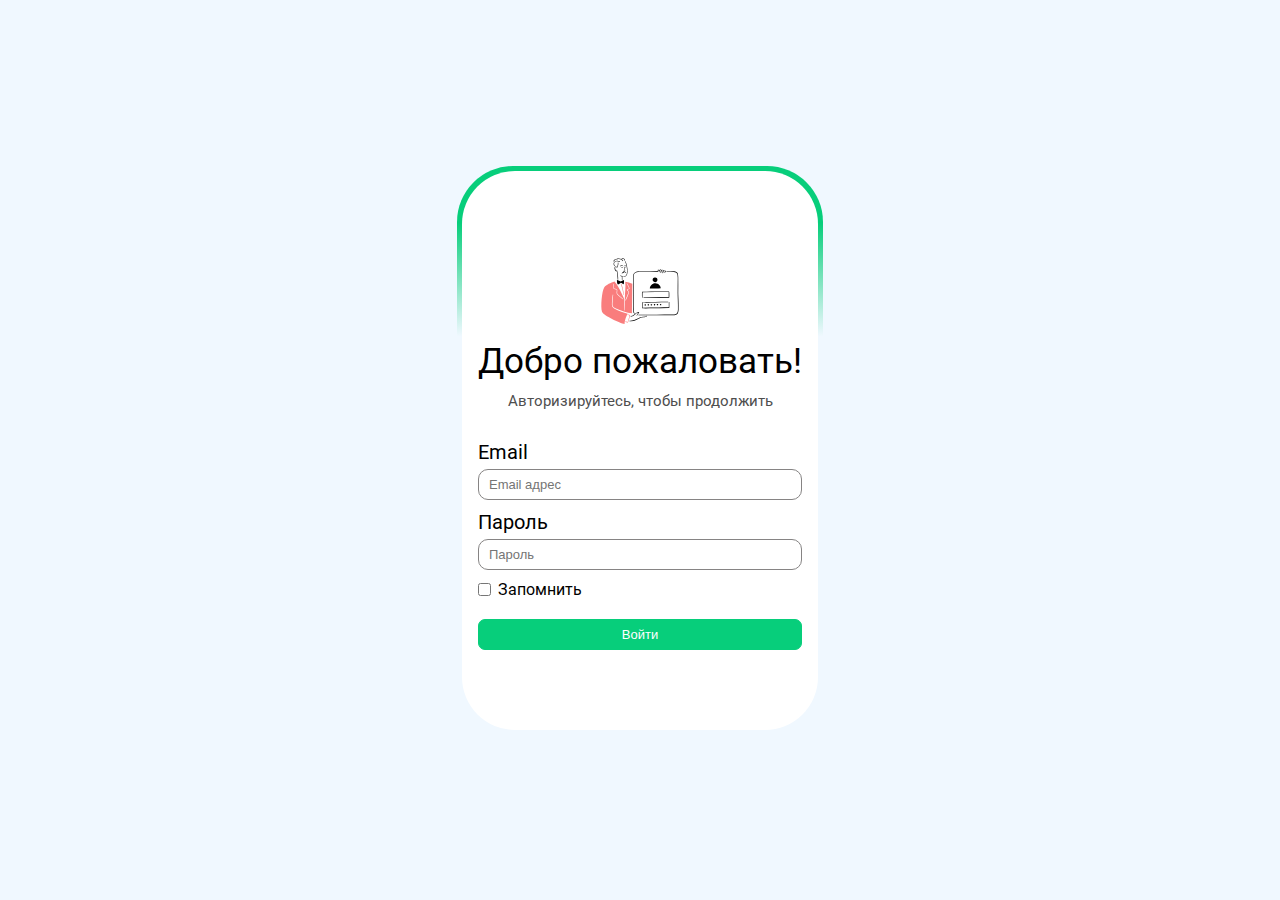
<file: front/index.html>
<!DOCTYPE html>
<html lang="en">
<head>
    <meta charset="UTF-8">
    <meta name="viewport" content="width=device-width, initial-scale=1.0">
    <title>Login</title>
    <link href="./favicon.ico" rel="icon" >
    <link href="./fonts/Roboto/Regular/stylesheet.css" rel="stylesheet">
    <link href="./css/log.css" rel="stylesheet">
</head>
<body>
    <div class="main">
        <div class="field">
            <div class="field_border">
                <div class="content">
                    <div class="hello">
                        <img class="icon" src="./login-icon.svg" alt="sorry" width="80" height="80">
                        <p class="hello_text">Добро пожаловать!</p>
                        <p class="hello_text_small">Авторизируйтесь, чтобы продолжить</p>
                    </div>
                    <form action="#" method="post" class="login_form">
                        <div class="email_field">
                            <label for="email">Email</label>
                            <input type="email" name="email" placeholder="Email адрес" id="email" required>
                        </div>
                        <div class="password_field">
                            <label for="password">Пароль</label>
                            <input type="password" name="password" placeholder="Пароль" id="password" required>
                        </div>
                        <div class="remember_me">
                            <div class="remember_me_field">
                                <input type="checkbox" class="custom_checkbox" id="rememberme" name="rememberme">
                                <label for="rememberme">Запомнить</label>
                            </div>
                        </div>
                        <div class="sign_in">
                            <button type="submit">Войти</button>
                        </div>
                    </form>
                </div>
            </div>
        </div>
    </div>
</body>
</html>
</file>
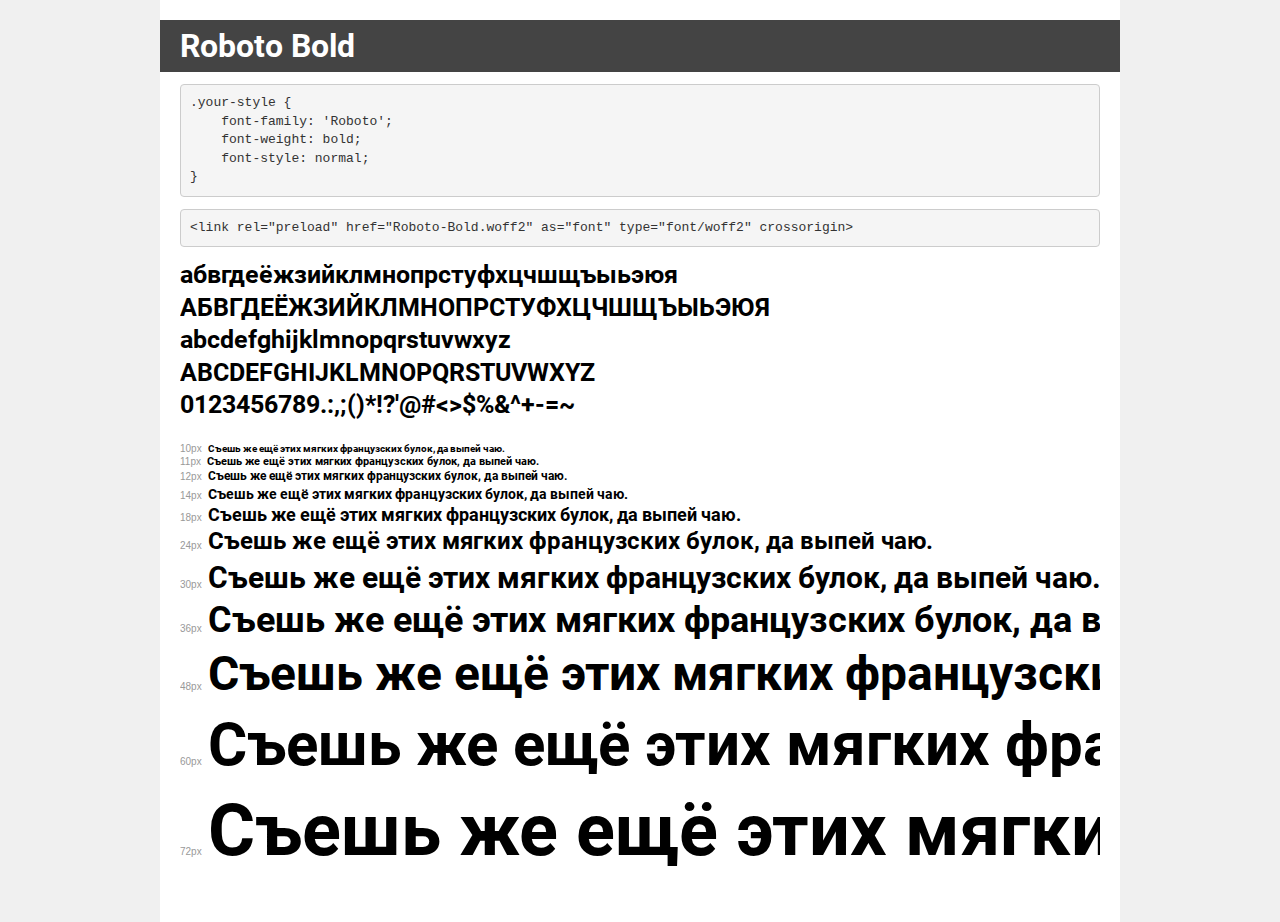
<file: front/fonts/Roboto/Bold/demo.html>
<!DOCTYPE html>
<html lang="en">
<head>
    <meta charset="utf-8">
    <meta http-equiv="X-UA-Compatible" content="IE=edge">
    <meta name="viewport" content="width=device-width, initial-scale=1">
    <meta name="robots" content="noindex, noarchive">
    <meta name="format-detection" content="telephone=no">
    <title>Transfonter demo</title>
    <link href="stylesheet.css" rel="stylesheet">
    <style>
        /*
        http://meyerweb.com/eric/tools/css/reset/
        v2.0 | 20110126
        License: none (public domain)
        */
        html, body, div, span, applet, object, iframe,
        h1, h2, h3, h4, h5, h6, p, blockquote, pre,
        a, abbr, acronym, address, big, cite, code,
        del, dfn, em, img, ins, kbd, q, s, samp,
        small, strike, strong, sub, sup, tt, var,
        b, u, i, center,
        dl, dt, dd, ol, ul, li,
        fieldset, form, label, legend,
        table, caption, tbody, tfoot, thead, tr, th, td,
        article, aside, canvas, details, embed,
        figure, figcaption, footer, header, hgroup,
        menu, nav, output, ruby, section, summary,
        time, mark, audio, video {
            margin: 0;
            padding: 0;
            border: 0;
            font-size: 100%;
            font: inherit;
            vertical-align: baseline;
        }
        /* HTML5 display-role reset for older browsers */
        article, aside, details, figcaption, figure,
        footer, header, hgroup, menu, nav, section {
            display: block;
        }
        body {
            line-height: 1;
        }
        ol, ul {
            list-style: none;
        }
        blockquote, q {
            quotes: none;
        }
        blockquote:before, blockquote:after,
        q:before, q:after {
            content: '';
            content: none;
        }
        table {
            border-collapse: collapse;
            border-spacing: 0;
        }
        /* demo styles */
        body {
            background: #f0f0f0;
            color: #000;
        }
        .page {
            background: #fff;
            width: 920px;
            margin: 0 auto;
            padding: 20px 20px 0 20px;
            overflow: hidden;
        }
        .font-container {
            overflow-x: auto;
            overflow-y: hidden;
            margin-bottom: 40px;
            line-height: 1.3;
            white-space: nowrap;
            padding-bottom: 5px;
        }
        h1 {
            position: relative;
            background: #444;
            font-size: 32px;
            color: #fff;
            padding: 10px 20px;
            margin: 0 -20px 12px -20px;
        }
        .letters {
            font-size: 25px;
            margin-bottom: 20px;
        }
        .s10:before {
            content: '10px';
        }
        .s11:before {
            content: '11px';
        }
        .s12:before {
            content: '12px';
        }
        .s14:before {
            content: '14px';
        }
        .s18:before {
            content: '18px';
        }
        .s24:before {
            content: '24px';
        }
        .s30:before {
            content: '30px';
        }
        .s36:before {
            content: '36px';
        }
        .s48:before {
            content: '48px';
        }
        .s60:before {
            content: '60px';
        }
        .s72:before {
            content: '72px';
        }
        .s10:before, .s11:before, .s12:before, .s14:before,
        .s18:before, .s24:before, .s30:before, .s36:before,
        .s48:before, .s60:before, .s72:before {
            font-family: Arial, sans-serif;
            font-size: 10px;
            font-weight: normal;
            font-style: normal;
            color: #999;
            padding-right: 6px;
        }
        pre {
            display: block;
            padding: 9px;
            margin: 0 0 12px;
            font-family: Monaco, Menlo, Consolas, "Courier New", monospace;
            font-size: 13px;
            line-height: 1.428571429;
            color: #333;
            font-weight: normal;
            font-style: normal;
            background-color: #f5f5f5;
            border: 1px solid #ccc;
            overflow-x: auto;
            border-radius: 4px;
        }
        /* responsive */
        @media (max-width: 959px) {
            .page {
                width: auto;
                margin: 0;
            }
        }
    </style>
</head>
<body>
<div class="page">
    <div class="demo">
        <h1 style="font-family: 'Roboto'; font-weight: bold; font-style: normal;">Roboto Bold</h1>
        <pre title="Usage">.your-style {
    font-family: 'Roboto';
    font-weight: bold;
    font-style: normal;
}</pre>
        <pre title="Preload (optional)">
&lt;link rel=&quot;preload&quot; href=&quot;Roboto-Bold.woff2&quot; as=&quot;font&quot; type=&quot;font/woff2&quot; crossorigin&gt;</pre>
        <div class="font-container" style="font-family: 'Roboto'; font-weight: bold; font-style: normal;">
            <p class="letters">
                абвгдеёжзийклмнопрстуфхцчшщъыьэюя<br>
АБВГДЕЁЖЗИЙКЛМНОПРСТУФХЦЧШЩЪЫЬЭЮЯ<br>
abcdefghijklmnopqrstuvwxyz<br>
ABCDEFGHIJKLMNOPQRSTUVWXYZ<br>
                0123456789.:,;()*!?'@#&lt;&gt;$%&^+-=~
            </p>
            <p class="s10" style="font-size: 10px;">Съешь же ещё этих мягких французских булок, да выпей чаю.</p>
            <p class="s11" style="font-size: 11px;">Съешь же ещё этих мягких французских булок, да выпей чаю.</p>
            <p class="s12" style="font-size: 12px;">Съешь же ещё этих мягких французских булок, да выпей чаю.</p>
            <p class="s14" style="font-size: 14px;">Съешь же ещё этих мягких французских булок, да выпей чаю.</p>
            <p class="s18" style="font-size: 18px;">Съешь же ещё этих мягких французских булок, да выпей чаю.</p>
            <p class="s24" style="font-size: 24px;">Съешь же ещё этих мягких французских булок, да выпей чаю.</p>
            <p class="s30" style="font-size: 30px;">Съешь же ещё этих мягких французских булок, да выпей чаю.</p>
            <p class="s36" style="font-size: 36px;">Съешь же ещё этих мягких французских булок, да выпей чаю.</p>
            <p class="s48" style="font-size: 48px;">Съешь же ещё этих мягких французских булок, да выпей чаю.</p>
            <p class="s60" style="font-size: 60px;">Съешь же ещё этих мягких французских булок, да выпей чаю.</p>
            <p class="s72" style="font-size: 72px;">Съешь же ещё этих мягких французских булок, да выпей чаю.</p>
        </div>
    </div>

</div>
</body>
</html>
</file>
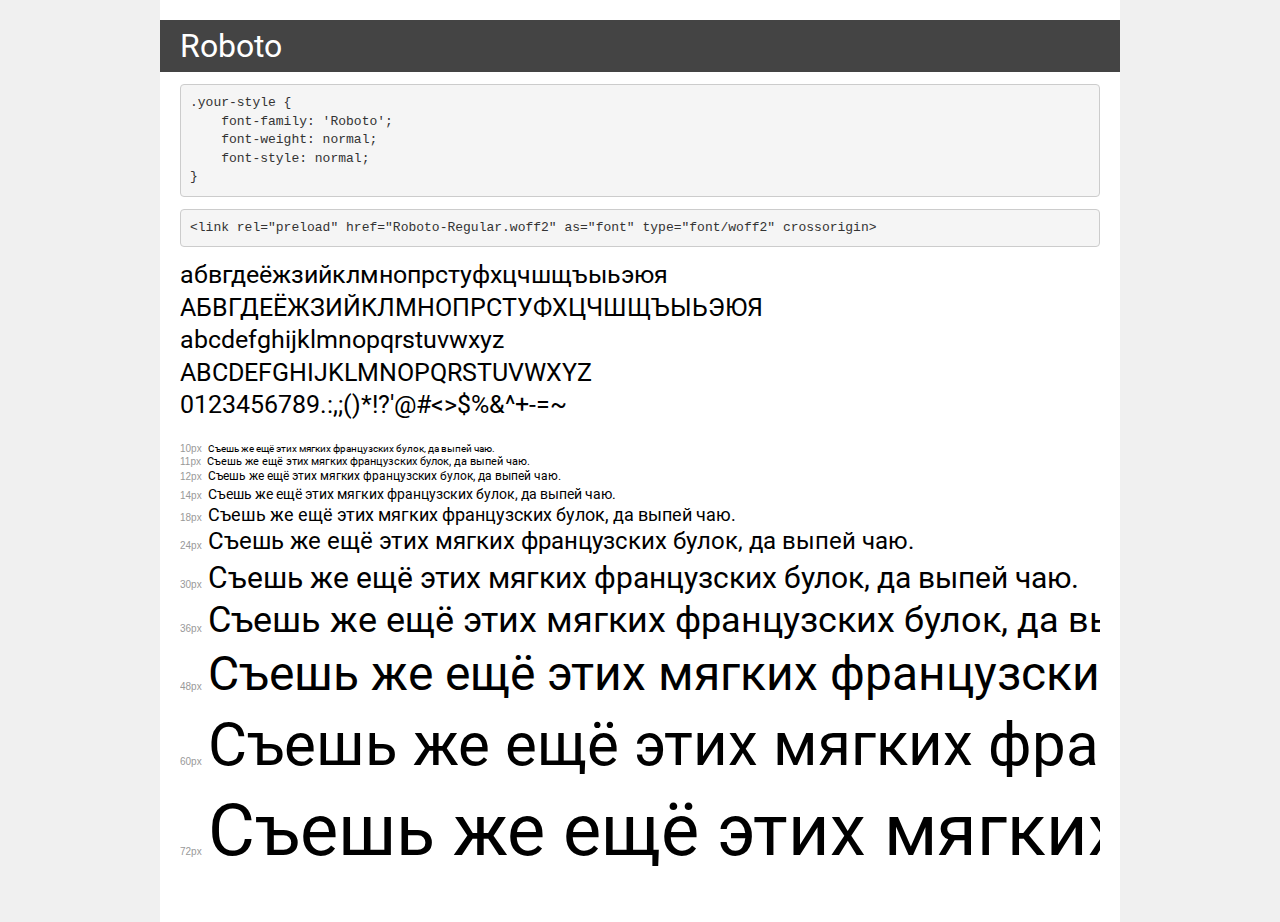
<file: front/fonts/Roboto/Regular/demo.html>
<!DOCTYPE html>
<html lang="en">
<head>
    <meta charset="utf-8">
    <meta http-equiv="X-UA-Compatible" content="IE=edge">
    <meta name="viewport" content="width=device-width, initial-scale=1">
    <meta name="robots" content="noindex, noarchive">
    <meta name="format-detection" content="telephone=no">
    <title>Transfonter demo</title>
    <link href="stylesheet.css" rel="stylesheet">
    <style>
        /*
        http://meyerweb.com/eric/tools/css/reset/
        v2.0 | 20110126
        License: none (public domain)
        */
        html, body, div, span, applet, object, iframe,
        h1, h2, h3, h4, h5, h6, p, blockquote, pre,
        a, abbr, acronym, address, big, cite, code,
        del, dfn, em, img, ins, kbd, q, s, samp,
        small, strike, strong, sub, sup, tt, var,
        b, u, i, center,
        dl, dt, dd, ol, ul, li,
        fieldset, form, label, legend,
        table, caption, tbody, tfoot, thead, tr, th, td,
        article, aside, canvas, details, embed,
        figure, figcaption, footer, header, hgroup,
        menu, nav, output, ruby, section, summary,
        time, mark, audio, video {
            margin: 0;
            padding: 0;
            border: 0;
            font-size: 100%;
            font: inherit;
            vertical-align: baseline;
        }
        /* HTML5 display-role reset for older browsers */
        article, aside, details, figcaption, figure,
        footer, header, hgroup, menu, nav, section {
            display: block;
        }
        body {
            line-height: 1;
        }
        ol, ul {
            list-style: none;
        }
        blockquote, q {
            quotes: none;
        }
        blockquote:before, blockquote:after,
        q:before, q:after {
            content: '';
            content: none;
        }
        table {
            border-collapse: collapse;
            border-spacing: 0;
        }
        /* demo styles */
        body {
            background: #f0f0f0;
            color: #000;
        }
        .page {
            background: #fff;
            width: 920px;
            margin: 0 auto;
            padding: 20px 20px 0 20px;
            overflow: hidden;
        }
        .font-container {
            overflow-x: auto;
            overflow-y: hidden;
            margin-bottom: 40px;
            line-height: 1.3;
            white-space: nowrap;
            padding-bottom: 5px;
        }
        h1 {
            position: relative;
            background: #444;
            font-size: 32px;
            color: #fff;
            padding: 10px 20px;
            margin: 0 -20px 12px -20px;
        }
        .letters {
            font-size: 25px;
            margin-bottom: 20px;
        }
        .s10:before {
            content: '10px';
        }
        .s11:before {
            content: '11px';
        }
        .s12:before {
            content: '12px';
        }
        .s14:before {
            content: '14px';
        }
        .s18:before {
            content: '18px';
        }
        .s24:before {
            content: '24px';
        }
        .s30:before {
            content: '30px';
        }
        .s36:before {
            content: '36px';
        }
        .s48:before {
            content: '48px';
        }
        .s60:before {
            content: '60px';
        }
        .s72:before {
            content: '72px';
        }
        .s10:before, .s11:before, .s12:before, .s14:before,
        .s18:before, .s24:before, .s30:before, .s36:before,
        .s48:before, .s60:before, .s72:before {
            font-family: Arial, sans-serif;
            font-size: 10px;
            font-weight: normal;
            font-style: normal;
            color: #999;
            padding-right: 6px;
        }
        pre {
            display: block;
            padding: 9px;
            margin: 0 0 12px;
            font-family: Monaco, Menlo, Consolas, "Courier New", monospace;
            font-size: 13px;
            line-height: 1.428571429;
            color: #333;
            font-weight: normal;
            font-style: normal;
            background-color: #f5f5f5;
            border: 1px solid #ccc;
            overflow-x: auto;
            border-radius: 4px;
        }
        /* responsive */
        @media (max-width: 959px) {
            .page {
                width: auto;
                margin: 0;
            }
        }
    </style>
</head>
<body>
<div class="page">
    <div class="demo">
        <h1 style="font-family: 'Roboto'; font-weight: normal; font-style: normal;">Roboto</h1>
        <pre title="Usage">.your-style {
    font-family: 'Roboto';
    font-weight: normal;
    font-style: normal;
}</pre>
        <pre title="Preload (optional)">
&lt;link rel=&quot;preload&quot; href=&quot;Roboto-Regular.woff2&quot; as=&quot;font&quot; type=&quot;font/woff2&quot; crossorigin&gt;</pre>
        <div class="font-container" style="font-family: 'Roboto'; font-weight: normal; font-style: normal;">
            <p class="letters">
                абвгдеёжзийклмнопрстуфхцчшщъыьэюя<br>
АБВГДЕЁЖЗИЙКЛМНОПРСТУФХЦЧШЩЪЫЬЭЮЯ<br>
abcdefghijklmnopqrstuvwxyz<br>
ABCDEFGHIJKLMNOPQRSTUVWXYZ<br>
                0123456789.:,;()*!?'@#&lt;&gt;$%&^+-=~
            </p>
            <p class="s10" style="font-size: 10px;">Съешь же ещё этих мягких французских булок, да выпей чаю.</p>
            <p class="s11" style="font-size: 11px;">Съешь же ещё этих мягких французских булок, да выпей чаю.</p>
            <p class="s12" style="font-size: 12px;">Съешь же ещё этих мягких французских булок, да выпей чаю.</p>
            <p class="s14" style="font-size: 14px;">Съешь же ещё этих мягких французских булок, да выпей чаю.</p>
            <p class="s18" style="font-size: 18px;">Съешь же ещё этих мягких французских булок, да выпей чаю.</p>
            <p class="s24" style="font-size: 24px;">Съешь же ещё этих мягких французских булок, да выпей чаю.</p>
            <p class="s30" style="font-size: 30px;">Съешь же ещё этих мягких французских булок, да выпей чаю.</p>
            <p class="s36" style="font-size: 36px;">Съешь же ещё этих мягких французских булок, да выпей чаю.</p>
            <p class="s48" style="font-size: 48px;">Съешь же ещё этих мягких французских булок, да выпей чаю.</p>
            <p class="s60" style="font-size: 60px;">Съешь же ещё этих мягких французских булок, да выпей чаю.</p>
            <p class="s72" style="font-size: 72px;">Съешь же ещё этих мягких французских булок, да выпей чаю.</p>
        </div>
    </div>

</div>
</body>
</html>
</file>
<file: front/fonts/Roboto/Regular/stylesheet.css>
@font-face {
    font-family: 'Roboto';
    src: url('Roboto-Regular.eot');
    src: url('Roboto-Regular.eot?#iefix') format('embedded-opentype'),
        url('Roboto-Regular.woff2') format('woff2'),
        url('Roboto-Regular.woff') format('woff'),
        url('Roboto-Regular.ttf') format('truetype'),
        url('Roboto-Regular.svg#Roboto-Regular') format('svg');
    font-weight: normal;
    font-style: normal;
    font-display: swap;
}
</file>
<file: front/css/log.css>
*,
*::after,
*::before {
    box-sizing: border-box;
}

* {
    margin: 0;
    padding: 0;
    border: none;
}

a {
    text-decoration: none;
}

html {
    width: 100vw;
    height: 100vh;
}

body {
    font-family: Roboto, 'SansSerif';
    width: 100%;
    height: 100%;
    overflow-x: hidden;
    display: block;
    line-height: inherit;
}

.main {
    min-height: 100vh;
    background-color: rgb(240, 248, 255);
    display: flex;
    flex-direction:row;
    justify-content: center;
    align-items: center;
}

.field {
    max-width: 95vw;
}

.field_border {
    padding: 0.3rem;
    border-radius: 56px;
    background: linear-gradient(180deg, rgb(7, 206, 123) 10%, rgba(33, 150, 243, 0) 30%);
}

.content {
    background-color: white;
    border-radius: 53px;
    max-width: 100%;
    padding: 5rem 1rem;
}

.hello {
    display: flex;
    flex-direction: column;
    align-items: center;
    margin-bottom: 30px;   
}

.icon {
    margin-bottom: 10px;
}

.hello_text {
    font-size: 35px;
    margin-bottom: 10px;
    text-align: center;
}

.hello_text_small {
    font-size: 15px;
    color: rgb(78, 78, 78);
}

.email_field {
    display: flex;
    flex-direction: column;
    font-size: 20px;
    margin-bottom: 10px;
}

.email_field> label {
    margin-bottom: 5px;
}
.email_field> input {
    border: 1px solid rgb(134, 132, 132);
    border-radius: 10px;
    font-size: 13px;
    padding: 7px 10px; 
}

.password_field {
    display: flex;
    flex-direction: column;
    font-size: 20px;
    margin-bottom: 10px;
}

.password_field> label {
    margin-bottom: 5px;
}

.password_field> input {
    border: 1px solid rgb(134, 132, 132);
    border-radius: 10px;
    font-size: 13px;
    padding: 7px 10px; 
}

.custom_checkbox {
    cursor: pointer;
}
.remember_me_field {
    margin-bottom: 20px;
    display: flex;
    flex-direction: row;
    align-items: center;
}

.remember_me_field> label {
    padding-left: 7px;
}

.sign_in {
    display: flex;
    flex-direction: row;
    align-items: center;
    justify-content: center;   
}

.sign_in> button {
    display: block;
    background-color: rgb(7, 206, 123);
    cursor: pointer;
    flex-grow: 1;
    padding: 7px 10px;
    border: 1px solid rgb(7, 206, 123);
    border-radius: 7px;
    color: rgb(255, 255, 255);
    font-size: 13px;
}
</file>
<file: front/fonts/Roboto/Bold/stylesheet.css>
@font-face {
    font-family: 'Roboto';
    src: url('Roboto-Bold.eot');
    src: url('Roboto-Bold.eot?#iefix') format('embedded-opentype'),
        url('Roboto-Bold.woff2') format('woff2'),
        url('Roboto-Bold.woff') format('woff'),
        url('Roboto-Bold.svg#Roboto-Bold') format('svg');
    font-weight: bold;
    font-style: normal;
    font-display: swap;
}
</file>
